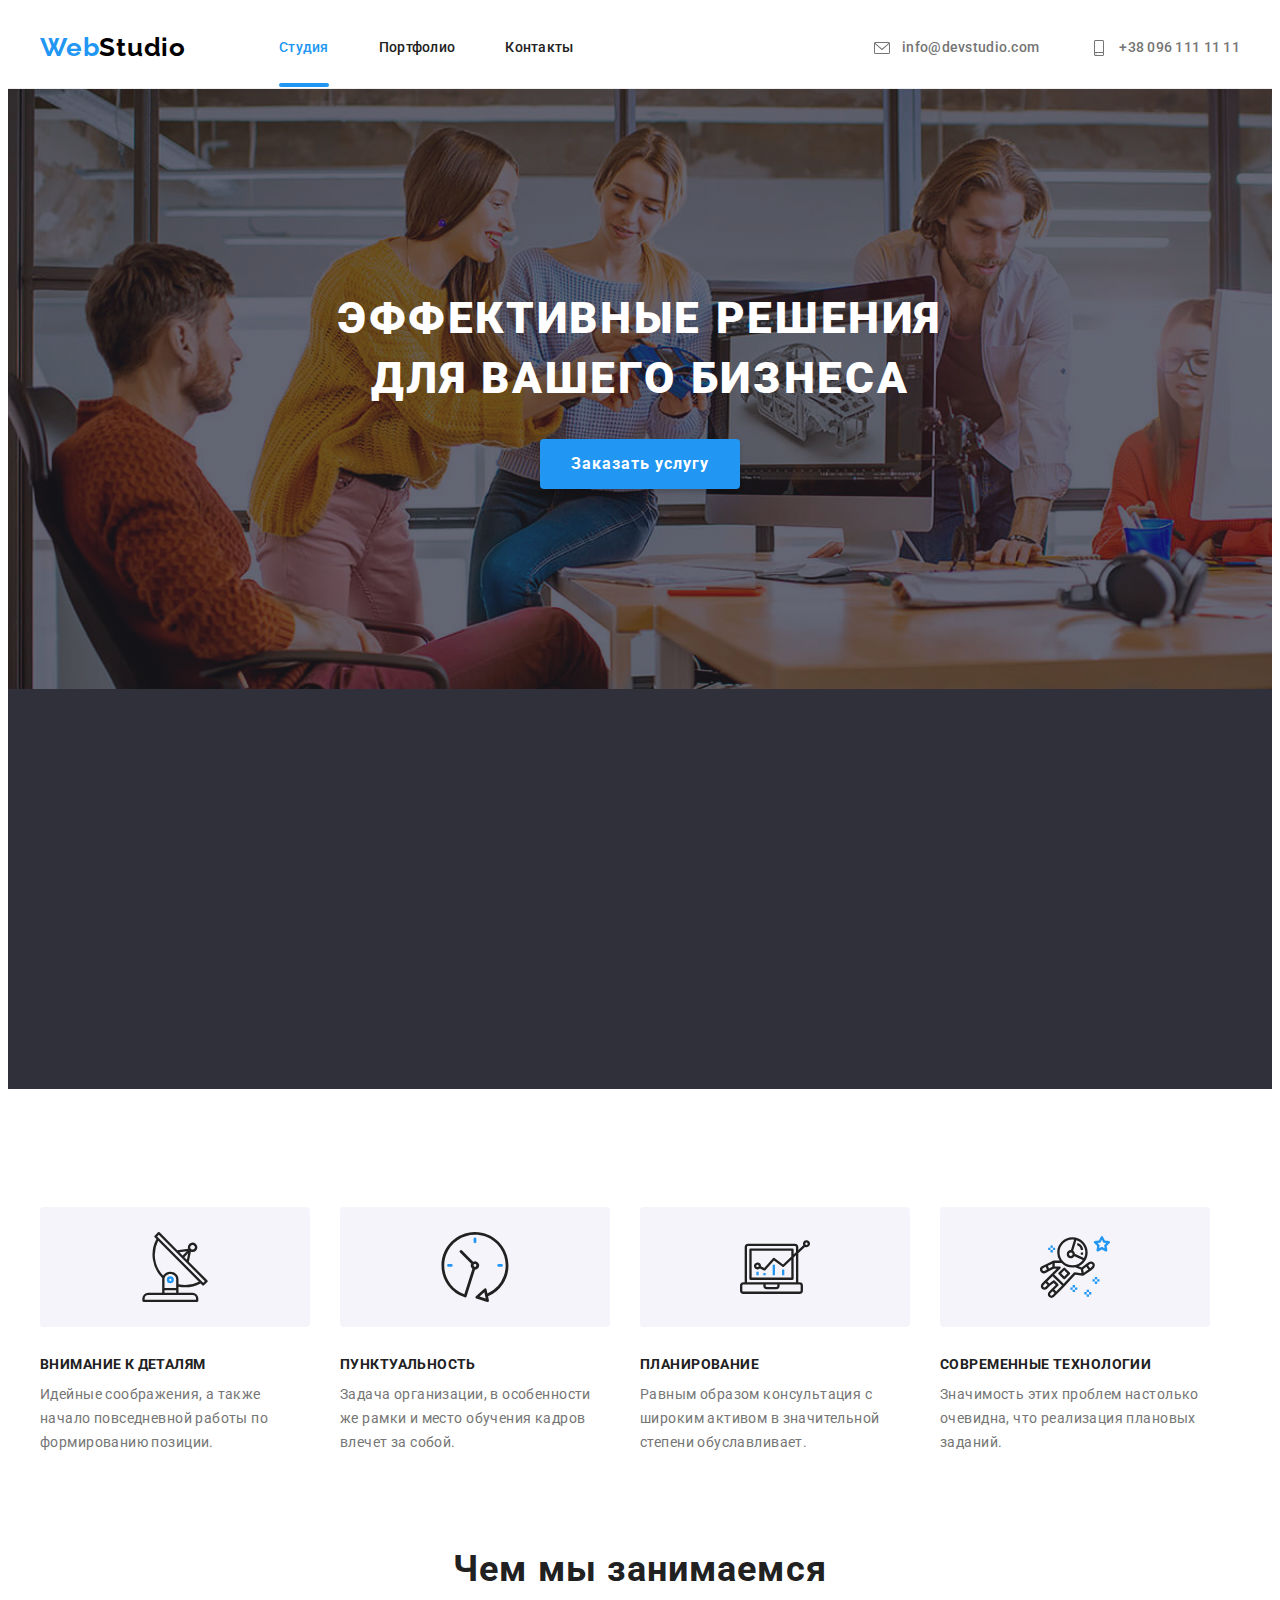
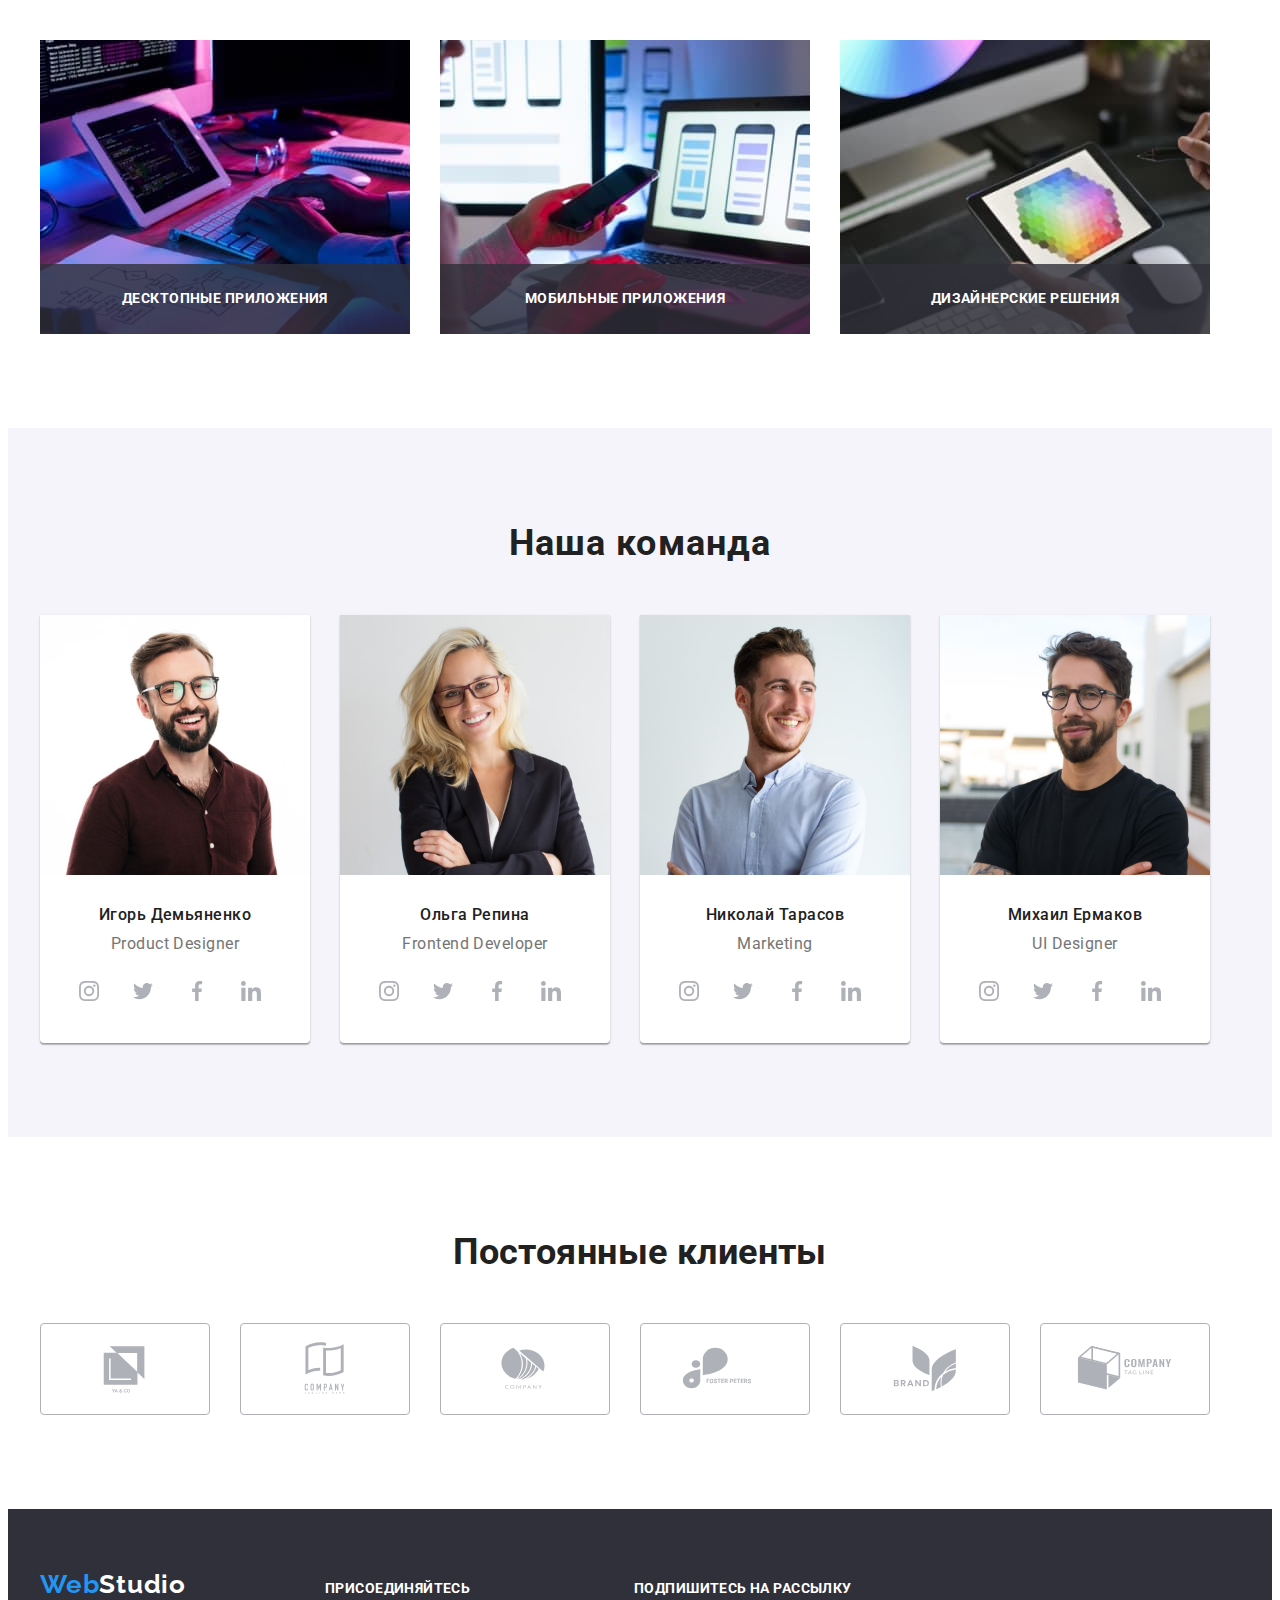
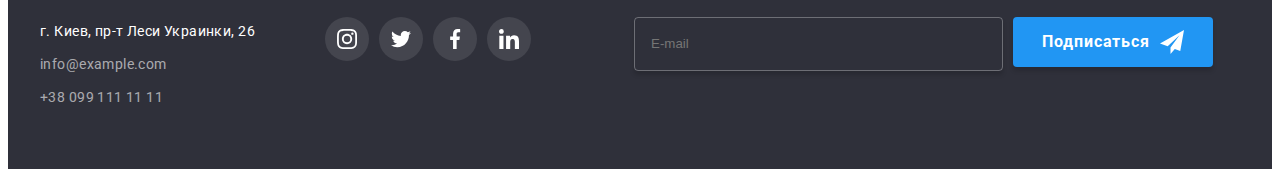
<file: index.html>
<!DOCTYPE html>
<html lang="ru">

<head>
  <meta charset="UTF-8" />
  <meta http-equiv="X-UA-Compatible" content="IE=edge" />
  <meta name="viewport" content="width=device-width, initial-scale=1.0" />
  <link rel="stylesheet" href="https://cdnjs.cloudflare.com/ajax/libs/modern-normalize/1.1.0/modern-normalize.min.css"
    integrity="sha512-wpPYUAdjBVSE4KJnH1VR1HeZfpl1ub8YT/NKx4PuQ5NmX2tKuGu6U/JRp5y+Y8XG2tV+wKQpNHVUX03MfMFn9Q=="
    crossorigin="anonymous" referrerpolicy="no-referrer" />

  <link rel="preconnect" href="https://fonts.googleapis.com" />
  <link rel="preconnect" href="https://fonts.gstatic.com" crossorigin />
  <link href="https://fonts.googleapis.com/css2?family=Raleway:wght@700&family=Roboto:wght@400;500;700;900&display=swap"
    rel="stylesheet" />
  <title>Студия</title> 
  <link rel="stylesheet" href="./css/main.min.css" />
  
</head>

<body class="body">
  <!--Контакты-->
  <header class="header">
    <div class="container">
      <a href="" class="logo__link">
        <span class="logo__blue">Web</span><span class="logo__black">Studio</span>
      </a>

      <nav class="nav">
        <ul class="nav__list">
          <li class="nav__item">
            <a class=" nav__link--active current " href="">Студия</a>
          </li>
          <li class="nav__item">
            <a href="./portfolio.html" class="nav__link--active link ">Портфолио</a>
          </li>
          <li class="nav__item"><a class="nav__link--active link">Контакты</a></li>
        </ul>
      </nav>
      <div class="header-connect">
        <ul class="header-contakts__list">
          <li class="header--item__list">
            <a href="mailto:info@devstudio.com" class="link contacts__link"><svg class="link__icon" width="20"
                height="16">
                <use href="./images/icons.svg#icon-mail"></use>
              </svg>info@devstudio.com</a>
          </li>
          <li class="header--item__list">
            <a href="tel:+380961111111" class="link contacts__link"><svg class="link__icon" width="20" height="16">
                <use href="./images/icons.svg#icon-smartphone"></use>
              </svg>+38 096 111 11 11</a>
          </li>
        </ul>
      </div>
    </div>
  </header>
  <main>
    <!--hero-->

    <section class="hero">
      <div class="container">
        <h1 class="hero__text">Эффективные решения для вашего бизнеса</h1>
        <button class="hero__button--active" type="button" data-modal-open>Заказать услугу</button>

      </div>
    </section>

    <!--Особенности студии-->

    <section class="section">
      <div class="container">
        <h2 class="company__features">Наши особености</h2>
        <ul class="list-work__company">
          <li>
            <div class="peculiarity__logo"><svg class="peculiarity__icons" width="70" height="70">
                <use href="./images/icons.svg#icon-antenna"></use>
              </svg></div>
            <h3 class="peculiarity__header">Внимание к деталям</h3>
            <p class="peculiarity__text">
              Идейные соображения, а также начало повседневной работы по
              формированию позиции.
            </p>
          </li>
          <li>
            <div class="peculiarity__logo"><svg class="peculiarity__icons" width="70" height="70">
                <use href="./images/icons.svg#icon-clock"></use>
              </svg></div>
            <h3 class="peculiarity__header">Пунктуальность</h3>
            <p class="peculiarity__text">
              Задача организации, в особенности же рамки и место обучения
              кадров влечет за собой.
            </p>
          </li>
          <li>
            <div class="peculiarity__logo"><svg class="peculiarity__icons" width="70" height="70">
                <use href="./images/icons.svg#icon-diagram"></use>
              </svg></div>
            <h3 class="peculiarity__header">Планирование</h3>
            <p class="peculiarity__text">
              Равным образом консультация с широким активом в значительной
              степени обуславливает.
            </p>
          </li>
          <li>
            <div class="peculiarity__logo"><svg class="peculiarity__icons" width="70" height="70">
                <use href="./images/icons.svg#icon-astronaut"></use>
              </svg></div>
            <h3 class="peculiarity__header">Современные технологии</h3>
            <p class="peculiarity__text">
              Значимость этих проблем настолько очевидна, что реализация
              плановых заданий.
            </p>
          </li>
        </ul>
      </div>
    </section>

    <!--Чем занимается студия-->

    <section class="section sectionwork">
      <div class="container">
        <h2 class="work__studio">Чем мы занимаемся</h2>
        <ul class="photo__studio">
          <li>
            <div class="img__wrapper">
              <img src="./images/work-studio-1.jpg" alt="пишется код сайта" width="370" height="294" />
              <div class="bg__wrapper">
                <p class="text__img">Десктопные приложения</p>
              </div>
            </div>
          </li>
          <li>
            <div class="img__wrapper">
              <img src="./images/work-studio-2.jpg" alt="создается интерфейс" width="370" height="294" />
              <div class="bg__wrapper">
                <p class="text__img">Мобильные приложения</p>
              </div>
            </div>
          </li>
          <li>
            <div class="img__wrapper">
              <img src="./images/work-studio-3.jpg" alt="подбирается цвет" width="370" height="294" />
              <div class="bg__wrapper">
                <p class="text__img">Дизайнерские решения</p>
              </div>
            </div>
          </li>
        </ul>
      </div>
    </section>

    <!--Команда студии-->

    <section class="section command">
      <div class="container">
        <h2 class="command__header">Наша команда</h2>

        <ul class="list-command">
          <li class="list-command__border">
            <img src="./images/img-1.jpg" alt="Фото сотрудника" width="270" />
            <div class="team__wrapper">
              <h3 class="name__works">Игорь Демьяненко</h3>
              <p class="profession__works">Product Designer</p>
              <ul class="socials-icons-list">
                <li class="socials__icons--active">
                  <a class="socials-media__link" href="">
                    <svg class="socials-icons__logo" width="20" height="20">
                      <use href="./images/icons.svg#icon-instagram"></use>
                    </svg></a>
                </li>
                <li class="socials__icons--active">
                  <a class="socials-media__link" href="">
                    <svg class="socials-icons__logo" width="20" height="20">
                      <use href="./images/icons.svg#icon-twitter"></use>
                    </svg></a>
                </li>
                <li class="socials__icons--active">
                  <a class="socials-media__link" href="">
                    <svg class="socials-icons__logo" width="20" height="20">
                      <use href="./images/icons.svg#icon-facebook"></use>
                    </svg></a>
                </li>
                <li class="socials__icons--active">
                  <a class="socials-media__link" href="">
                    <svg class="socials-icons__logo" width="20" height="20">
                      <use href="./images/icons.svg#icon-linkedin"></use>
                    </svg></a>
                </li>
              </ul>
            </div>
          </li>
          <li class="list-command__border">
            <img src="./images/img-2.jpg" alt="Фото сотрудника" width="270" />
            <div class="team__wrapper">
              <h3 class="name__works">Ольга Репина</h3>
              <p class="profession__works">Frontend Developer</p>
              <ul class="socials-icons-list">
                <li class="socials__icons--active">
                  <a class="socials-media__link" href="">
                    <svg class="socials-icons__logo" width="20" height="20">
                      <use href="./images/icons.svg#icon-instagram"></use>
                    </svg></a>
                </li>
                <li class="socials__icons--active">
                  <a class="socials-media__link" href="">
                    <svg class="socials-icons__logo" width="20" height="20">
                      <use href="./images/icons.svg#icon-twitter"></use>
                    </svg></a>
                </li>
                <li class="socials__icons--active">
                  <a class="socials-media__link" href="">
                    <svg class="socials-icons__logo" width="20" height="20">
                      <use href="./images/icons.svg#icon-facebook"></use>
                    </svg></a>
                </li>
                <li class="socials__icons--active">
                  <a class="socials-media__link" href="">
                    <svg class="socials-icons__logo" width="20" height="20">
                      <use href="./images/icons.svg#icon-linkedin"></use>
                    </svg></a>
                </li>
              </ul>
            </div>
          </li>
          <li class="list-command__border">
            <img src="./images/img-3.jpg" alt="Фото сотрудника" width="270" />
            <div class="team__wrapper">
              <h3 class="name__works">Николай Тарасов</h3>
              <p class="profession__works">Marketing</p>
              <ul class="socials-icons-list">
                <li class="socials__icons--active">
                  <a class="socials-media__link" href="">
                    <svg class="socials-icons__logo" width="20" height="20">
                      <use href="./images/icons.svg#icon-instagram"></use>
                    </svg></a>
                </li>
                <li class="socials__icons--active">
                  <a class="socials-media__link" href="">
                    <svg class="socials-icons__logo" width="20" height="20">
                      <use href="./images/icons.svg#icon-twitter"></use>
                    </svg></a>
                </li>
                <li class="socials__icons--active">
                  <a class="socials-media__link" href="">
                    <svg class="socials-icons__logo" width="20" height="20">
                      <use href="./images/icons.svg#icon-facebook"></use>
                    </svg></a>
                </li>
                <li class="socials__icons--active">
                  <a class="socials-media__link" href="">
                    <svg class="socials-icons__logo" width="20" height="20">
                      <use href="./images/icons.svg#icon-linkedin"></use>
                    </svg></a>
                </li>
              </ul>
            </div>
          </li>
          <li class="list-command__border">
            <img src="./images/img-4.jpg" alt="Фото сотрудника" width="270" />
            <div class="team__wrapper">
              <h3 class="name__works">Михаил Ермаков</h3>
              <p class="profession__works">UI Designer</p>
              <ul class="socials-icons-list">
                <li class="socials__icons--active">
                  <a class="socials-media__link" href="">
                    <svg class="socials-icons__logo" width="20" height="20">
                      <use href="./images/icons.svg#icon-instagram"></use>
                    </svg></a>
                </li>
                <li class="socials__icons--active">
                  <a class="socials-media__link" href="">
                    <svg class="socials-icons__logo" width="20" height="20">
                      <use href="./images/icons.svg#icon-twitter"></use>
                    </svg></a>
                </li>
                <li class="socials__icons--active">
                  <a class="socials-media__link" href="">
                    <svg class="socials-icons__logo" width="20" height="20">
                      <use href="./images/icons.svg#icon-facebook"></use>
                    </svg></a>
                </li>
                <li class="socials__icons--active">
                  <a class="socials-media__link" href="">
                    <svg class="socials-icons__logo" width="20" height="20">
                      <use href="./images/icons.svg#icon-linkedin"></use>
                    </svg></a>
                </li>
              </ul>
            </div>
          </li>
        </ul>
      </div>
    </section>

    <!--Клиенты студии-->

    <section class="section clients">
      <div class="container">
        <h2 class="clients__studio">Постоянные клиенты</h2>
        <ul class="client-list">
          <li class="client__icons">
            <a class="company-media__link" href="">
              <svg class="logo__company" width="106" height="60">
                <use href="./images/icons.svg#icon-Logo1"></use>
              </svg></a>
          </li>
          <li class="client__icons">
            <a class="company-media__link" href="">
              <svg class="logo__company" width="106" height="60">
                <use href="./images/icons.svg#icon-Logo2"></use>
              </svg></a>
          </li>
          <li class="client__icons">
            <a class="company-media__link" href="">
              <svg class="logo__company" width="106" height="60">
                <use href="./images/icons.svg#icon-Logo3"></use>
              </svg></a>
          </li>
          <li class="client__icons">
            <a class="company-media__link" href="">
              <svg class="logo__company" width="106" height="60">
                <use href="./images/icons.svg#icon-Logo4"></use>
              </svg></a>
          </li>
          <li class="client__icons">
            <a class="company-media__link" href="">
              <svg class="logo__company" width="106" height="60">
                <use href="./images/icons.svg#icon-Logo5"></use>
              </svg></a>
          </li>
          <li class="client__icons">
            <a class="company-media__link" href="">
              <svg class="logo__company" width="106" height="60">
                <use href="./images/icons.svg#icon-Logo6"></use>
              </svg></a>
          </li>
        </ul>
      </div>
    </section>

    <!--модельное окно-->

    <div class="backdrop is-hidden" data-modal>
      <div class="modal-window">
        <button type="button" class="button-close--active" data-modal-close>
          <svg class="icon__close" width="18" height="18">
            <use href="./images/icons.svg#icon-close-black"></use>
          </svg>
        </button>

        <form class="modal-form" autocomplete="on">
          <p class="modal__text">Оставьте свои данные, мы вам перезвоним</p>

          <div class="form">
            <div class="form-field">
              <label for="name" class="form__label">Имя</label>
              <input type="text" id="name" class="form__input" name="name" required autofocus />
              <svg class="icon-modal__form" width="18" height="18">
                <use href="./images/icons.svg#icon-person-black"></use>
              </svg>
            </div>

            <div class="form-field">
              <label for="tel" class="form__label">Телефон</label>
              <input type="tel" id="tel" class="form__input" name="phone" required />
              <svg class="icon-modal__form" width="18" height="18">
                <use href="./images/icons.svg#icon-phone-black"></use>
              </svg>
            </div>

            <div class="form-field">
              <label for="mail" class="form__label">Почта</label>
              <input type="email" id="mail" class="form__input" name="email" required />
              <svg class="icon-modal__form" width="18" height="18">
                <use href="./images/icons.svg#icon-email-black"></use>
              </svg>
            </div>

            <div class="form-field">
              <label class="form__label" for="comment">Комментарий</label>
              <textarea name="coment" id="comment" placeholder="Введите текст"></textarea>
            </div>
          </div>

          <label class="label-checkbox">
            <input type="checkbox" name="policy" class="visually-hidden" required />
            <span class="icon__span"></span><span class="icon-span__text">Соглашаюсь с рассылкой и принимаю</span>
            <a href="" class="checkbox-policy__link">Условия договора</a>
          </label>

          <button type="submit" class="modal-button--active submit">Отправить</button>
        </form>
      </div>
    </div>
  </main>


  <!--Адрес студии-->

  <footer class="footer">
    <div class="container footer-container">
      <div class="footer-address">
        <a href="" class="logo__footer"><span class="footer-logo__blue">Web</span><span
            class="footer-logo__white">Studio</span></a>
        <address class="footer-text">
          <ul class="footer__contacts">
            <li class="footer--contacts__list">
              <p class="footer__address">г. Киев, пр-т Леси Украинки, 26</p>
            </li>
            <li class="footer--contacts__list mail">
              <a href="mailto:info@example.com" class="link">info@example.com</a>
            </li>
            <li class="footer--contacts__list tel">
              <a href="tel:+380991111111" class="link">+38 099 111 11 11</a>
            </li>
          </ul>
      </div>
      <div class="footer-social-icons">
        <p class="footer__title">присоединяйтесь</p>
        <ul class="footer-icons__list">
          <li class="footer__icons--active">
            <a class="footer-icons__link" href="">
              <svg class="footer-icons__logo" width="20" height="20">
                <use href="./images/icons.svg#icon-instagram"></use>
              </svg></a>
          </li>
          <li class="footer__icons--active">
            <a class="footer-icons__link" href="">
              <svg class="footer-icons__logo" width="20" height="20">
                <use href="./images/icons.svg#icon-twitter"></use>
              </svg></a>
          </li>
          <li class="footer__icons--active">
            <a class="footer-icons__link" href="">
              <svg class="footer-icons__logo" width="20" height="20">
                <use href="./images/icons.svg#icon-facebook"></use>
              </svg></a>
          </li>
          <li class="footer__icons--active">
            <a class="footer-icons__link" href="">
              <svg class="footer-icons__logo" width="20" height="20">
                <use href="./images/icons.svg#icon-linkedin"></use>
              </svg></a>
          </li>
        </ul>

      </div>
      <div>
        <div class="subs-footer">
          <p class="footer__title">Подпишитесь на рассылку</p>
          <form class="footer-form">
            <label>
              <input type="text" name="mail" placeholder="E-mail" class="footer-mail__input">
            </label>
            <button type="submit" class="footer__button--active">
              Подписаться
              <svg class="send__icon" width="24px" height="24px">
                <use href="./images/icons.svg#icon-telegram-footer"></use>
              </svg>
            </button>
          </form>
        </div>
      </div>

      </address>
    </div>
  </footer>
  <script src="./js/modal.js"></script>
</body>

</html>
</file>
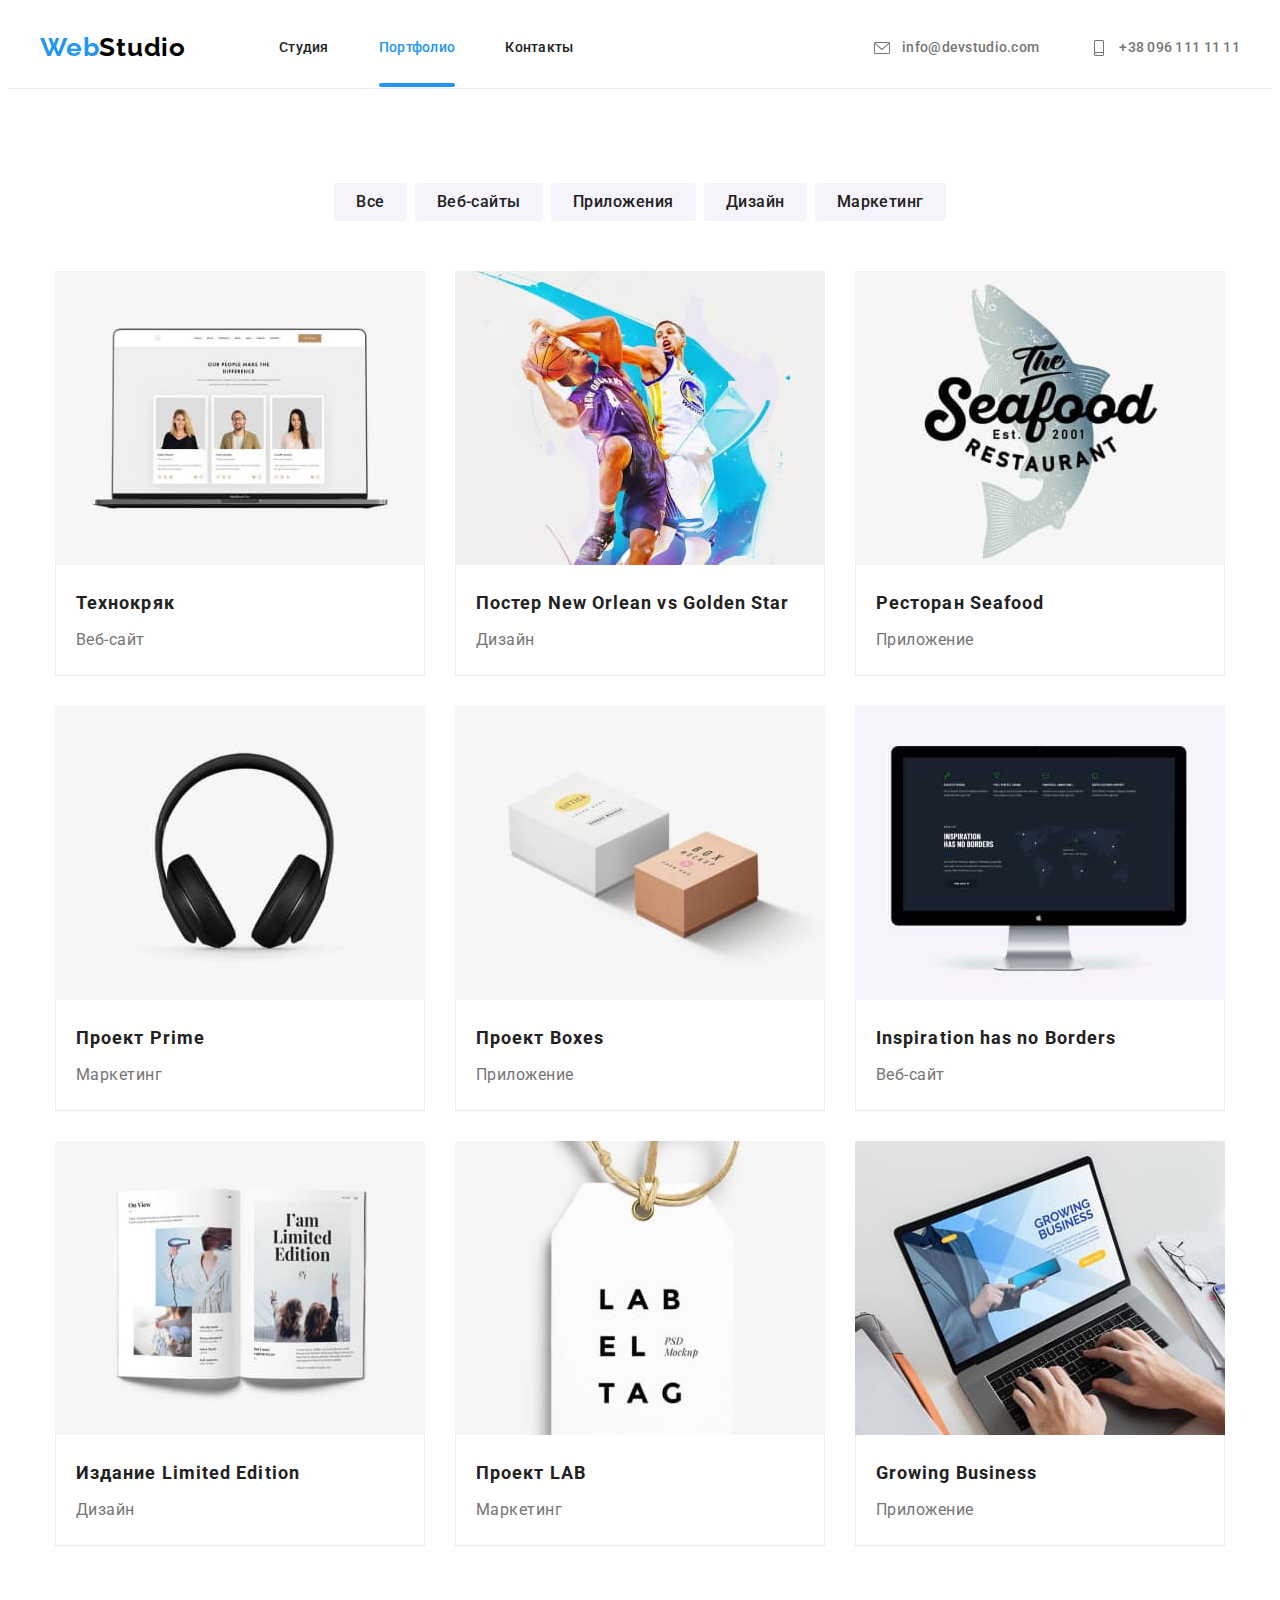
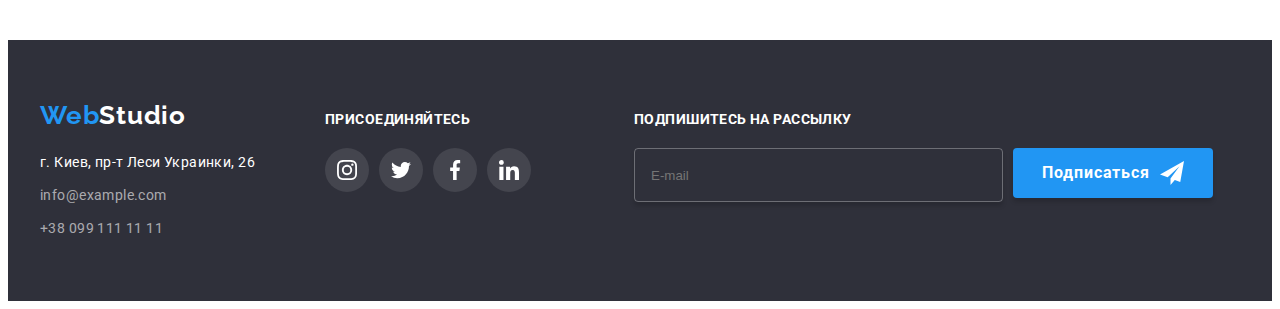
<file: portfolio.html>
<!DOCTYPE html>
<html lang="ru">

<head>
  <meta charset="UTF-8" />
  <meta http-equiv="X-UA-Compatible" content="IE=edge" />
  <meta name="viewport" content="width=device-width, initial-scale=1.0" />
  <link rel="stylesheet" href="https://cdnjs.cloudflare.com/ajax/libs/modern-normalize/1.1.0/modern-normalize.min.css"
    integrity="sha512-wpPYUAdjBVSE4KJnH1VR1HeZfpl1ub8YT/NKx4PuQ5NmX2tKuGu6U/JRp5y+Y8XG2tV+wKQpNHVUX03MfMFn9Q=="
    crossorigin="anonymous" referrerpolicy="no-referrer" />

  <link rel="preconnect" href="https://fonts.googleapis.com" />
  <link rel="preconnect" href="https://fonts.gstatic.com" crossorigin />
  <link href="https://fonts.googleapis.com/css2?family=Raleway:wght@700&family=Roboto:wght@400;500;700;900&display=swap"
    rel="stylesheet" />
  <title>Портфолио</title>
  <link rel="stylesheet" href="./css/main.min.css" />
</head>

<body class="body">
  <!--Контакты-->
  <header class="header">
    <div class="container header__container">
      <a href="" class="logo__link">
        <span class="logo__blue">Web</span><span class="logo__black">Studio</span>
      </a>
      <nav class="nav">
        <ul class="nav__list">
          <li class="nav__item">
            <a href="./index.html" class="nav__link--active link">Студия</a>
          </li>
          <li class="nav__item">
            <a class="nav__link--active current link">Портфолио</a>
          </li>
          <li class="nav__item"><a class="nav__link--active link">Контакты</a></li>
        </ul>
      </nav>
      <div class="header-connect">
        <ul class="header-contakts__list">
          <li class="header--item__list">
            <a href="mailto:info@devstudio.com" class="link contacts__link"><svg class="link__icon" width="20"
                height="16">
                <use href="./images/icons.svg#icon-mail"></use>
              </svg>info@devstudio.com</a>
          </li>
          <li class="header--item__list">
            <a href="tel:+380961111111" class="link contacts__link"><svg class="link__icon" width="20" height="16">
                <use href="./images/icons.svg#icon-smartphone"></use>
              </svg>+38 096 111 11 11</a>
          </li>
        </ul>
      </div>
    </div>
  </header>

  <!--Портфолио-->

  <main>
    <section class="section">
      <div class="container">
        <ul class="button-filters__list">
          <li><button class="button__filter--active" type="button">Все</button></li>
          <li>
            <button class="button__filter--active" type="button">Веб-сайты</button>
          </li>
          <li>
            <button class="button__filter--active" type="button">Приложения</button>
          </li>
          <li><button class="button__filter--active" type="button">Дизайн</button></li>
          <li>
            <button class="button__filter--active" type="button">Маркетинг</button>
          </li>

        </ul>
        <div class="container portfolio-container">
          <ul class="list-portfolio">
            <li class="cards__portfolio">
              <a class=" portfolio__link" href="">
                <div class="owerflow__hidden">
                  <img src="./images/pepople.jpg" alt="Технокряк" width="370" height="294" />
                  <div class="overlay">
                    <p class="portfolio__desc">Ресурс предлагает комплексные предложения с разным уровнем функционала и
                      сервисов. Все это позволит посетителю получить
                      исчерпывающие сведения о компании или частном лице.</p>
                  </div>
                </div>
                <div class="text__box">
                  <h3 class="header__portfolio">Технокряк</h3>
                  <p class="text__portfolio">Веб-сайт</p>
                </div>
              </a>

            </li>
            <li class="cards__portfolio">
              <a class="portfolio__link" href="">
                <div class="owerflow__hidden">
                  <img src="./images/new-orlean.jpg" alt="Постер баскетбольной команды" width="370" height="294" />
                  <div class="overlay">
                    <p class="portfolio__desc">Ресурс предлагает комплексные предложения с разным уровнем функционала и
                      сервисов. Все это
                      позволит посетителю получить
                      исчерпывающие сведения о компании или частном лице.</p>
                  </div>
                </div>
                <div class="text__box">
                  <h3 class="header__portfolio">
                    Постер New Orlean vs Golden Star
                  </h3>
                  <p class="text__portfolio">Дизайн</p>
                </div>
              </a>
            </li>
            <li class="cards__portfolio">
              <a class="portfolio__link" href="">
                <div class="owerflow__hidden">
                  <img src="./images/seafood.jpg" alt="Название ресторана" width="370" height="294" />
                  <div class="overlay">
                    <p class="portfolio__desc">Ресурс предлагает комплексные предложения с разным уровнем функционала и
                      сервисов. Все это
                      позволит посетителю получить
                      исчерпывающие сведения о компании или частном лице.</p>
                  </div>
                </div>
                <div class="text__box">
                  <h3 class="header__portfolio">Ресторан Seafood</h3>
                  <p class="text__portfolio">Приложение</p>
                </div>
              </a>
            </li>
            <li class="cards__portfolio">
              <a class="portfolio__link" href="">
                <div class="owerflow__hidden">
                  <img src="./images/prime.jpg" alt="Наушники" width="370" height="294" />
                  <div class="overlay">
                    <p class="portfolio__desc">Ресурс предлагает комплексные предложения с разным уровнем функционала и
                      сервисов. Все это
                      позволит посетителю получить
                      исчерпывающие сведения о компании или частном лице.</p>
                  </div>
                </div>
                <div class="text__box">
                  <h3 class="header__portfolio">Проект Prime</h3>
                  <p class="text__portfolio">Маркетинг</p>
                </div>
              </a>
            </li>
            <li class="cards__portfolio">
              <a class="portfolio__link" href="">
                <div class="owerflow__hidden">
                  <img src="./images/boxes.jpg" alt="Коробки" width="370" />
                  <div class="overlay">
                    <p class="portfolio__desc">Ресурс предлагает комплексные предложения с разным уровнем функционала и
                      сервисов. Все это
                      позволит посетителю получить
                      исчерпывающие сведения о компании или частном лице.</p>
                  </div>
                </div>
                <div class="text__box">
                  <h3 class="header__portfolio">Проект Boxes</h3>
                  <p class="text__portfolio">Приложение</p>
                </div>
              </a>
            </li>
            <li class="cards__portfolio">
              <a class="portfolio__link" href="">
                <div class="owerflow__hidden">
                  <img src="./images/borders.jpg" alt="Монитор" width="370" height="294" />
                  <div class="overlay">
                    <p class="portfolio__desc">Ресурс предлагает комплексные предложения с разным уровнем функционала и
                      сервисов. Все это
                      позволит посетителю получить
                      исчерпывающие сведения о компании или частном лице.</p>
                  </div>
                </div>
                <div class="text__box">
                  <h3 class="header__portfolio">Inspiration has no Borders</h3>
                  <p class="text__portfolio">Веб-сайт</p>
                </div>
              </a>
            </li>
            <li class="cards__portfolio">
              <a class="portfolio__link" href="">
                <div class="owerflow__hidden">
                  <img src="./images/limited-edition.jpg" alt="Книга" width="370" height="294" />
                  <div class="overlay">
                    <p class="portfolio__desc">Ресурс предлагает комплексные предложения с разным уровнем функционала и
                      сервисов. Все это
                      позволит посетителю получить
                      исчерпывающие сведения о компании или частном лице.</p>
                  </div>
                </div>
                <div class="text__box">
                  <h3 class="header__portfolio">Издание Limited Edition</h3>
                  <p class="text__portfolio">Дизайн</p>
                </div>
              </a>
            </li>
            <li class="cards__portfolio">
              <a class="portfolio__link" href="">
                <div class="owerflow__hidden">
                  <img src="./images/lab-el-tag.jpg" alt="Проект" width="370" height="294" />
                  <div class="overlay">
                    <p class="portfolio__desc">Ресурс предлагает комплексные предложения с разным уровнем функционала и
                      сервисов. Все это
                      позволит посетителю получить
                      исчерпывающие сведения о компании или частном лице.</p>
                  </div>
                </div>
                <div class="text__box">
                  <h3 class="header__portfolio">Проект LAB</h3>
                  <p class="text__portfolio">Маркетинг</p>
                </div>
              </a>
            </li>
            <li class="cards__portfolio">
              <a class="portfolio__link" href="">
                <div class="owerflow__hidden">
                  <img src="./images/growing-business.jpg" alt="Ноутбук" width="370" height="294" />
                  <div class="overlay">
                    <p class="portfolio__desc">Ресурс предлагает комплексные предложения с разным уровнем функционала и
                      сервисов. Все это
                      позволит посетителю получить
                      исчерпывающие сведения о компании или частном лице.</p>
                  </div>
                </div>
                <div class="text__box">
                  <h3 class="header__portfolio">Growing Business</h3>
                  <p class="text__portfolio">Приложение</p>
                </div>
              </a>
            </li>
          </ul>
        </div>
      </div>
    </section>
  </main>

  <footer class="footer">
    <div class="container footer-container">
      <div class="footer-address">
        <a href="" class="logo__footer"><span class="footer-logo__blue">Web</span><span
            class="footer-logo__white">Studio</span></a>
        <address class="footer-text">
          <ul class="footer__contacts">
            <li class="footer--contacts__list">
              <p class="footer__address">г. Киев, пр-т Леси Украинки, 26</p>
            </li>
            <li class="footer--contacts__list mail">
              <a href="mailto:info@example.com" class="link">info@example.com</a>
            </li>
            <li class="footer--contacts__list tel">
              <a href="tel:+380991111111" class="link">+38 099 111 11 11</a>
            </li>
          </ul>
      </div>
      <div class="footer-social-icons">
        <p class="footer__title">присоединяйтесь</p>
        <ul class="footer-icons__list">
          <li class="footer__icons--active">
            <a class="footer-icons__link" href="">
              <svg class="footer-icons__logo" width="20" height="20">
                <use href="./images/icons.svg#icon-instagram"></use>
              </svg></a>
          </li>
          <li class="footer__icons--active">
            <a class="footer-icons__link" href="">
              <svg class="footer-icons__logo" width="20" height="20">
                <use href="./images/icons.svg#icon-twitter"></use>
              </svg></a>
          </li>
          <li class="footer__icons--active">
            <a class="footer-icons__link" href="">
              <svg class="footer-icons__logo" width="20" height="20">
                <use href="./images/icons.svg#icon-facebook"></use>
              </svg></a>
          </li>
          <li class="footer__icons--active">
            <a class="footer-icons__link" href="">
              <svg class="footer-icons__logo" width="20" height="20">
                <use href="./images/icons.svg#icon-linkedin"></use>
              </svg></a>
          </li>
        </ul>
  
      </div>
      <div>
        <div class="subs-footer">
          <p class="footer__title">Подпишитесь на рассылку</p>
          <form class="footer-form">
            <label>
              <input type="text" name="mail" placeholder="E-mail" class="footer-mail__input">
            </label>
            <button type="submit" class="footer__button--active">
              Подписаться
              <svg class="send__icon" width="24px" height="24px">
                <use href="./images/icons.svg#icon-telegram-footer"></use>
              </svg>
            </button>
          </form>
        </div>
      </div>
  
      </address>
    </div>
  </footer>
</body>

</html>
</file>
<file: css/main.min.css>
:root{--border-bottom-color: #ececec;--border-box: #eeeeee;--gray-bgr-color: #2f303a;--primary-black-color: #000000;--title-text-color: #212121;--accent-color: #2196f3;--primary-white-color: #ffffff;--gray-text-color: #757575;--command-bgr-color: #f5f4fa;--social-icons-color: #afb1b8;--animation-direction-color: #989898;--bg-modal: rgba(0, 0, 0, 0.2)}.visually-hidden{position:absolute;width:1px;height:1px;margin:-1px;border:0;padding:0;white-space:nowrap;-webkit-clip-path:inset(100%);clip-path:inset(100%);clip:rect(0 0 0 0);overflow:hidden}.body{font-family:"Roboto",sans-serif;color:var(--title-text-color);background-color:var(--primary-white-color);font-size:14px;font-style:normal;letter-spacing:.03em}.body.no-scroll{overflow:hidden}P,h1,h2,h3,h4,h5,h6{margin:0}ul{margin:0;padding:0;list-style-type:none;list-style:none}img{display:block;max-width:100%;height:auto}a{text-decoration:none;font-style:normal;margin:0;padding:0;list-style:none;list-style:none;position:relative}.link{text-decoration:none;color:currentColor;position:relative}.hero__button--active{font-family:Roboto,sans-serif;font-style:normal;font-family:inherit;font-size:inherit;min-width:200px;height:50px;letter-spacing:.06em;font-weight:700;font-size:16px;line-height:1.87;background-color:var(--accent-color);-webkit-box-shadow:0px 4px 4px rgba(0,0,0,.15);box-shadow:0px 4px 4px rgba(0,0,0,.15);border-radius:4px;color:var(--primary-white-color);border:none;-webkit-transition-property:color;transition-property:color;-webkit-transition-duration:250ms;transition-duration:250ms;-webkit-transition-timing-function:cubic-bezier(0.4, 0, 0.2, 1);transition-timing-function:cubic-bezier(0.4, 0, 0.2, 1)}.hero__button--active:hover,.hero__button--active:focus{cursor:pointer;color:var(--primary-white-color);background-color:var(--accent-color)}.container{width:1200px;padding-left:15px;padding-right:15px;margin:0 auto}.button-filters__list{display:-webkit-box;display:-ms-flexbox;display:flex;-webkit-box-pack:center;-ms-flex-pack:center;justify-content:center;-ms-flex-wrap:wrap;flex-wrap:wrap;gap:8px;margin-bottom:50px}.button__filter--active{font-weight:500;font-size:16px;line-height:1.63;font-family:"Roboto";text-align:center;letter-spacing:.03em;color:var(--title-text-color);letter-spacing:.03em;background:#f5f4fa;border-radius:4px;border:none;cursor:pointer;padding:6px 22px;-webkit-transition-property:var(--accent-color);transition-property:var(--accent-color);-webkit-transition-duration:250ms;transition-duration:250ms;-webkit-transition-timing-function:cubic-bezier(0.4, 0, 0.2, 1);transition-timing-function:cubic-bezier(0.4, 0, 0.2, 1)}.button__filter--active:hover,.button__filter--active:focus{cursor:pointer;color:var(--primary-white-color);background-color:var(--accent-color);-webkit-box-shadow:0px 3px 1px rgba(0,0,0,.1),0px 1px 2px rgba(0,0,0,.08),0px 2px 2px rgba(0,0,0,.12);box-shadow:0px 3px 1px rgba(0,0,0,.1),0px 1px 2px rgba(0,0,0,.08),0px 2px 2px rgba(0,0,0,.12)}.logo__link{font-family:"Raleway";font-style:normal;font-weight:700;font-size:26px;line-height:1.19;letter-spacing:.03em;text-decoration:none;background:var(--primary-white-color);margin-right:93px;padding-top:24px;padding-bottom:25px}.logo__blue{color:var(--accent-color)}.logo__black{color:var(--primary-black-color)}.form{display:-webkit-box;display:-ms-flexbox;display:flex;-webkit-box-orient:vertical;-webkit-box-direction:normal;-ms-flex-direction:column;flex-direction:column;margin-left:auto;margin-right:auto;margin-bottom:20px;margin-top:0;padding:0;width:100%}.modal-form{padding:40px;margin:0;display:-webkit-box;display:-ms-flexbox;display:flex;-webkit-box-orient:vertical;-webkit-box-direction:normal;-ms-flex-direction:column;flex-direction:column;-webkit-box-pack:center;-ms-flex-pack:center;justify-content:center}.form-field{position:relative;padding:0}.form-field:not(:last-child){margin-bottom:10px}.form-field .form__input:focus,.form-field textarea:focus{outline:none;border:1px solid var(--accent-color)}.form__input{width:100%;height:40px;margin:0;padding:0;border:1px solid rgba(33,33,33,.2);border-radius:4px;padding-left:35px;cursor:pointer;-webkit-transition:250ms cubic-bezier(0.4, 0, 0.2, 1);transition:250ms cubic-bezier(0.4, 0, 0.2, 1)}.form__input textarea::-webkit-input-placeholder{font-size:12px;line-height:1.16;letter-spacing:.01em;color:rgba(117,117,117,.5)}.form__input textarea::-moz-placeholder{font-size:12px;line-height:1.16;letter-spacing:.01em;color:rgba(117,117,117,.5)}.form__input textarea:-ms-input-placeholder{font-size:12px;line-height:1.16;letter-spacing:.01em;color:rgba(117,117,117,.5)}.form__input textarea::-ms-input-placeholder{font-size:12px;line-height:1.16;letter-spacing:.01em;color:rgba(117,117,117,.5)}.form__input textarea::placeholder{font-size:12px;line-height:1.16;letter-spacing:.01em;color:rgba(117,117,117,.5)}.form__input:focus+.icon-modal__form{fill:var(--accent-color)}.icon-modal__form{position:absolute;top:50%;left:12px;width:18px;height:18px;-webkit-transition:fill 250ms cubic-bezier(0.4, 0, 0.2, 1);transition:fill 250ms cubic-bezier(0.4, 0, 0.2, 1)}.form__label{display:block;margin-bottom:4px;font-size:12px;line-height:1.16;letter-spacing:.01em;color:var(--gray-text-color)}textarea{width:100%;resize:none;height:120px;padding:12px 16px;border:1px solid rgba(33,33,33,.2);border-radius:4px;cursor:pointer}.visually-hidden:checked+.icon__span{background-color:var(--accent-color);background-image:url("../images/icons/icon-check-blue.svg");background-size:contain;background-origin:border-box;border-color:var(--accent-color);background-repeat:no-repeat}.icon__span{width:16px;height:15px;margin-right:7px;border:2px solid var(--title-text-color);border-radius:2px}.icon-span__text{color:var(--gray-text-color)}.label-checkbox{display:-webkit-box;display:-ms-flexbox;display:flex;-webkit-box-align:center;-ms-flex-align:center;align-items:center;-webkit-box-pack:center;-ms-flex-pack:center;justify-content:center;margin-bottom:30px;font-size:14px;line-height:1.71;color:var(--title-text-color)}.checkbox-policy__link{display:inline;color:var(--accent-color);margin-left:3px;text-decoration:underline}.modal-button--active{margin:0 auto;padding:10px 32px;border-radius:4px;border:1px solid var(--accent-color);min-width:200px;min-height:50px;color:var(--white-color);background-color:var(--accent-color);cursor:pointer;font-family:inherit;font-weight:700;font-size:16px;line-height:1.87;letter-spacing:.06em}.modal-button--active.submit{padding:10px 55px;color:var(--primary-white-color);-webkit-box-shadow:0px 4px 4px rgba(0,0,0,.15);box-shadow:0px 4px 4px rgba(0,0,0,.15)}.modal-window{position:absolute;top:50%;left:50%;min-width:528px;min-height:581px;background:var(--primary-white-color);-webkit-box-shadow:0px 1px 3px rgba(0,0,0,.12),0px 1px 1px rgba(0,0,0,.14),0px 2px 1px rgba(0,0,0,.2);box-shadow:0px 1px 3px rgba(0,0,0,.12),0px 1px 1px rgba(0,0,0,.14),0px 2px 1px rgba(0,0,0,.2);border-radius:4px;-webkit-transform:translate(-50%, -50%) scale(1);transform:translate(-50%, -50%) scale(1);-webkit-transition-duration:250ms;transition-duration:250ms;-webkit-transition-timing-function:cubic-bezier(0.4, 0, 0.2, 1);transition-timing-function:cubic-bezier(0.4, 0, 0.2, 1)}.button-close--active{position:absolute;top:8px;right:8px;display:-webkit-box;display:-ms-flexbox;display:flex;-webkit-box-align:center;-ms-flex-align:center;align-items:center;-webkit-box-pack:center;-ms-flex-pack:center;justify-content:center;width:30px;height:30px;border:1px solid rgba(0,0,0,.1);border-radius:50%;background:rgba(0,0,0,0);cursor:pointer}.button-close--active:focus,.button-close--active:hover{fill:var(--accent-color)}.backdrop{position:fixed;top:0;right:0;left:0;width:100%;height:100%;margin-left:auto;margin-right:auto;background:rgba(0,0,0,.2);-webkit-transition-duration:250ms;transition-duration:250ms;-webkit-transition-timing-function:cubic-bezier(0.4, 0, 0.2, 1);transition-timing-function:cubic-bezier(0.4, 0, 0.2, 1);opacity:1;visibility:visible}.backdrop.is-hidden{opacity:0;pointer-events:none;visibility:hidden}.backdrop.is-hidden .modal__window{-webkit-transform:translate(-50%, -50%) scale(0.9);transform:translate(-50%, -50%) scale(0.9)}.icon__close{position:absolute;top:50%;left:50%;-webkit-transform:translate(-50%, -50%);transform:translate(-50%, -50%);-webkit-transition-duration:250ms;transition-duration:250ms;-webkit-transition-timing-function:cubic-bezier(0.4, 0, 0.2, 1);transition-timing-function:cubic-bezier(0.4, 0, 0.2, 1)}.modal__text{margin-bottom:16px;margin-top:0;font-weight:700;font-size:20px;line-height:1.15;text-align:center;color:var(--title-text-color)}.overlay{display:-webkit-box;display:-ms-flexbox;display:flex;-webkit-box-pack:center;-ms-flex-pack:center;justify-content:center;-webkit-box-align:center;-ms-flex-align:center;align-items:center;position:absolute;top:0;left:0;-webkit-transform:translateY(100%);transform:translateY(100%);width:100%;height:100%;background-color:rgba(33,150,243,.9);-webkit-transition-duration:250ms;transition-duration:250ms;-webkit-transition-timing-function:cubic-bezier(0.4, 0, 0.2, 1);transition-timing-function:cubic-bezier(0.4, 0, 0.2, 1);padding:63px 24px}.cards__portfolio:hover .overlay{-webkit-transform:translateY(0);transform:translateY(0)}.section{padding-top:94px;padding-bottom:94px}.socials-media__link{display:-webkit-box;display:-ms-flexbox;display:flex;-webkit-box-pack:center;-ms-flex-pack:center;justify-content:center;-webkit-box-align:center;-ms-flex-align:center;align-items:center;width:44px;height:44px;border-radius:50%;background-color:var(--primary-white-color);color:var(--social-icons-color);-webkit-transition-property:background-color;transition-property:background-color;-webkit-transition-duration:250ms;transition-duration:250ms;-webkit-transition-timing-function:cubic-bezier(0.4, 0, 0.2, 1);transition-timing-function:cubic-bezier(0.4, 0, 0.2, 1)}.socials-media__link:hover,.socials-media__link:focus{color:var(--primary-white-color);background-color:var(--accent-color)}.clients__studio{font-size:36px;line-height:1.17;text-align:center;color:var(--title-text-color);margin-bottom:50px}.client-list{display:-webkit-box;display:-ms-flexbox;display:flex}.client__icons:not(:last-child){margin-right:30px}.company-media__link{display:-webkit-box;display:-ms-flexbox;display:flex;-webkit-box-sizing:border-box;box-sizing:border-box;-webkit-box-pack:center;-ms-flex-pack:center;justify-content:center;-webkit-box-align:center;-ms-flex-align:center;align-items:center;width:170px;height:92px;border:1px solid #afb1b8;border-radius:4px;color:#afb1b8;-webkit-transition-property:var(--accent-color);transition-property:var(--accent-color);-webkit-transition-duration:250ms;transition-duration:250ms;-webkit-transition-timing-function:cubic-bezier(0.4, 0, 0.2, 1);transition-timing-function:cubic-bezier(0.4, 0, 0.2, 1)}.company-media__link:hover,.company-media__link:focus{color:var(--accent-color);border-color:var(--accent-color)}.logo__company{fill:currentColor}.command{background-color:var(--command-bgr-color)}.command__header{font-family:"Roboto";font-style:normal;font-weight:700;font-size:36px;line-height:1.17;letter-spacing:.03em;color:var(--title-text-color);text-align:center;margin-bottom:50px}.list-command{list-style-type:none;display:-webkit-box;display:-ms-flexbox;display:flex;-ms-flex-wrap:wrap;flex-wrap:wrap;gap:30px}.list-command__border{background:var(--primary-white-color);-webkit-box-shadow:0px 1px 3px rgba(0,0,0,.12),0px 1px 1px rgba(0,0,0,.14),0px 2px 1px rgba(0,0,0,.2);box-shadow:0px 1px 3px rgba(0,0,0,.12),0px 1px 1px rgba(0,0,0,.14),0px 2px 1px rgba(0,0,0,.2);border-radius:0px 0px 4px 4px}.team__wrapper{padding-top:30px;padding-bottom:30px}.name__works{font-family:"Roboto";font-style:normal;font-weight:500;font-size:16px;line-height:1.19;letter-spacing:.03em;margin-bottom:10px;text-align:center;color:var(--title-text-color)}.profession__works{font-family:"Roboto";font-style:normal;font-size:16px;line-height:1.19;letter-spacing:.03em;font-weight:400;margin-bottom:16px;text-align:center;color:var(--gray-text-color)}.socials-icons-list{display:-webkit-box;display:-ms-flexbox;display:flex;-webkit-box-pack:center;-ms-flex-pack:center;justify-content:center}.socials__icons--active{-webkit-transition-property:background-color;transition-property:background-color;-webkit-transition-duration:250ms;transition-duration:250ms;-webkit-transition-timing-function:cubic-bezier(0.4, 0, 0.2, 1);transition-timing-function:cubic-bezier(0.4, 0, 0.2, 1)}.socials__icons--active:not(last-child){margin-right:10px}.socials-icons__logo{fill:currentColor}.list-work__company{list-style-type:none;display:-webkit-box;display:-ms-flexbox;display:flex;-ms-flex-wrap:wrap;flex-wrap:wrap;gap:30px}.company__features{visibility:hidden}.peculiarity__header{color:var(--title-text-color);text-decoration:none;list-style-type:none;text-transform:uppercase;font-family:"Roboto";font-style:normal;font-weight:700;line-height:1.14;font-size:14px;letter-spacing:.03em;margin-bottom:10px}.peculiarity__text{color:var(--gray-text-color);font-family:"Roboto";font-style:normal;font-weight:400;font-size:14px;line-height:1.71;letter-spacing:.03em;max-width:270px}.peculiarity__logo{display:-webkit-box;display:-ms-flexbox;display:flex;height:120px;width:270px;-webkit-box-pack:center;-ms-flex-pack:center;justify-content:center;-webkit-box-align:center;-ms-flex-align:center;align-items:center;margin-bottom:30px;background-size:contain;background-repeat:no-repeat;background-position:center;background-color:#f5f4fa;border-radius:4px}.peculiarity__icons{background:#f5f4fa;border-radius:4px}.footer{background:var(--gray-bgr-color);padding-top:60px;padding-bottom:60px}.logo__footer{font-family:"Raleway";font-style:normal;font-weight:700;font-size:26px;line-height:1.19;letter-spacing:.03em;text-decoration:none}.footer-logo__blue{color:var(--accent-color)}.footer-logo__white{color:var(--primary-white-color)}.footer-text{font-style:normal;margin-top:20px}.footer__address{font-family:"Roboto";font-style:normal;font-weight:400;font-size:14px;line-height:1.71;letter-spacing:.03em;color:var(--primary-white-color)}.footer__contacts{font-family:"Roboto";font-style:normal;font-weight:400;font-size:14px;line-height:1.71;letter-spacing:.03em;color:rgba(255,255,255,.6);list-style-type:none;text-decoration:none}.footer--contacts__list:not(last-child){margin-top:9px}li.mail{margin-top:9px;margin-bottom:9px}.footer__title{font-family:"Roboto";font-style:normal;font-weight:700;font-size:14px;line-height:1.14;letter-spacing:.03em;text-transform:uppercase;color:#fff;margin-bottom:20px}.footer-container{display:-webkit-box;display:-ms-flexbox;display:flex;-webkit-box-align:baseline;-ms-flex-align:baseline;align-items:baseline}.footer-social-icons{margin-left:70px;margin-right:93px}.footer-icons__list{display:-webkit-box;display:-ms-flexbox;display:flex;-webkit-box-pack:center;-ms-flex-pack:center;justify-content:center}.footer__icons--active:not(last-child){margin-right:10px}.footer-icons__link{display:-webkit-box;display:-ms-flexbox;display:flex;-webkit-box-pack:center;-ms-flex-pack:center;justify-content:center;-webkit-box-align:center;-ms-flex-align:center;align-items:center;width:44px;height:44px;border-radius:50%;background-color:rgba(255,255,255,.1);-webkit-transition-property:var(--accent-color);transition-property:var(--accent-color);-webkit-transition-duration:250ms;transition-duration:250ms;-webkit-transition-timing-function:cubic-bezier(0.4, 0, 0.2, 1);transition-timing-function:cubic-bezier(0.4, 0, 0.2, 1)}.footer-icons__link:hover,.footer-icons__link:focus{background-color:var(--accent-color)}.footer-icons__logo{fill:var(--primary-white-color)}.subs-footer{min-height:86px;min-width:570px}.footer__title{text-transform:uppercase}.footer-form{display:-webkit-box;display:-ms-flexbox;display:flex;margin-top:20px}.footer-mail__input{padding-left:16px;width:349px;height:50px;color:var(--primary-white-color);border:1px solid rgba(255,255,255,.3);-webkit-box-shadow:0px 4px 4px rgba(0,0,0,.15);box-shadow:0px 4px 4px rgba(0,0,0,.15);border-radius:4px;background-color:rgba(0,0,0,0);outline:none}.send__icon{text-align:center;vertical-align:middle;margin-left:10px}.footer__button--active{display:-webkit-box;display:-ms-flexbox;display:flex;-webkit-box-pack:center;-ms-flex-pack:center;justify-content:center;-webkit-box-align:center;-ms-flex-align:center;align-items:center;margin-left:10px;margin-top:0;-webkit-box-sizing:border-box;box-sizing:border-box;min-width:200px;height:50px;font-family:Roboto,sans-serif;font-style:normal;color:var(--primary-white-color);background-color:var(--accent-color);font-weight:700;font-size:16px;line-height:1.87;letter-spacing:.06em;text-align:center;-webkit-transition-property:color;transition-property:color;-webkit-transition-duration:250ms;transition-duration:250ms;-webkit-transition-timing-function:cubic-bezier(0.4, 0, 0.2, 1);transition-timing-function:cubic-bezier(0.4, 0, 0.2, 1);border:none;-webkit-box-shadow:0px 4px 4px rgba(0,0,0,.15);box-shadow:0px 4px 4px rgba(0,0,0,.15);border-radius:4px}.footer__button--active:hover,.footer__button--active:focus{cursor:pointer}.header{border-bottom:1px solid var(--border-box)}.header .container{display:-webkit-box;display:-ms-flexbox;display:flex;-webkit-box-align:center;-ms-flex-align:center;align-items:center}.header-contakts__list{font-weight:500;font-size:14px;line-height:1.14;letter-spacing:.02em;list-style-type:none;color:var(--gray-text-color);display:-webkit-box;display:-ms-flexbox;display:flex;-webkit-box-align:center;-ms-flex-align:center;align-items:center;-webkit-box-pack:center;-ms-flex-pack:center;justify-content:center}.header-connect{margin-left:auto}.header--item__list:not(:last-child){margin-right:50px}.link:hover,.link:focus,.current{color:var(--accent-color);padding-top:32px;padding-bottom:32px;list-style:none}.nav__link--active{-webkit-transition-property:color;transition-property:color;-webkit-transition-duration:250ms;transition-duration:250ms;-webkit-transition-timing-function:cubic-bezier(0.4, 0, 0.2, 1);transition-timing-function:cubic-bezier(0.4, 0, 0.2, 1)}.current.nav__link--active::after{content:"";position:absolute;left:0;bottom:0;width:100%;height:4px;background-color:var(--accent-color);border-radius:2px}.nav__list{font-weight:500;font-size:14px;line-height:1.14;letter-spacing:.02em;list-style-type:none;display:-webkit-box;display:-ms-flexbox;display:flex;-webkit-box-align:center;-ms-flex-align:center;align-items:center}.nav__item:not(:last-child){margin-right:50px}.link__icon{margin-right:10px;fill:currentColor}.contacts__link{display:-webkit-box;display:-ms-flexbox;display:flex;-webkit-box-align:center;-ms-flex-align:center;align-items:center;-webkit-box-pack:center;-ms-flex-pack:center;justify-content:center;text-decoration:none;-webkit-transition-property:color;transition-property:color;-webkit-transition-duration:250ms;transition-duration:250ms;-webkit-transition-timing-function:cubic-bezier(0.4, 0, 0.2, 1);transition-timing-function:cubic-bezier(0.4, 0, 0.2, 1)}.hero{background-color:var(--gray-bgr-color);padding:200px 0;text-align:center;margin-left:auto;margin-right:auto;max-width:1600px;height:600px;background-image:-webkit-gradient(linear, left top, right top, from(rgba(47, 48, 58, 0.4)), to(rgba(47, 48, 58, 0.4))),url(../images/Img-hero.jpg);background-image:linear-gradient(to right, rgba(47, 48, 58, 0.4), rgba(47, 48, 58, 0.4)),url(../images/Img-hero.jpg);background-repeat:no-repeat}.hero__text{font-family:"Roboto";font-style:normal;font-weight:900;font-size:44px;line-height:1.36;letter-spacing:.06em;width:696px;margin:0px auto 30px auto;color:var(--primary-white-color);text-transform:uppercase}.portfolio-container{text-decoration:none}.list-portfolio{list-style-type:none;text-decoration:none;display:-webkit-box;display:-ms-flexbox;display:flex;-ms-flex-wrap:wrap;flex-wrap:wrap;gap:30px}.portfolio__link:hover,.portfolio__link:focus{display:block;text-decoration:none;-webkit-transition-duration:250ms;transition-duration:250ms;-webkit-transition-timing-function:cubic-bezier(0.4, 0, 0.2, 1);transition-timing-function:cubic-bezier(0.4, 0, 0.2, 1);-webkit-box-shadow:0px 1px 1px rgba(0,0,0,.12),0px 4px 4px rgba(0,0,0,.06),1px 4px 6px rgba(0,0,0,.16);box-shadow:0px 1px 1px rgba(0,0,0,.12),0px 4px 4px rgba(0,0,0,.06),1px 4px 6px rgba(0,0,0,.16)}.header__portfolio{text-decoration:none;font-weight:700;font-size:18px;line-height:2;letter-spacing:.06em;color:var(--title-text-color);text-align:left;vertical-align:top;margin-top:0px;margin-bottom:4px}.text__portfolio{text-decoration:none;font-weight:400;font-size:16px;line-height:1.88;letter-spacing:.03em;color:var(--gray-text-color);text-align:left;vertical-align:top;margin:0px}.text__box{padding:20px 20px;border-right:1px solid var(--border-box);border-bottom:1px solid var(--border-box);border-left:1px solid var(--border-box);text-decoration:none}.cards__portfolio{text-decoration:none}.owerflow__hidden{overflow:hidden;position:relative;text-decoration:none}.portfolio__desc{max-width:370px;font-weight:400;font-size:18px;line-height:1.56;letter-spacing:.03em;color:var(--primary-white-color);-webkit-transition-timing-function:cubic-bezier(0.4, 0, 0.2, 1);transition-timing-function:cubic-bezier(0.4, 0, 0.2, 1)}section.sectionwork{padding-top:0}.work__studio{font-family:"Roboto";font-style:normal;font-weight:700;font-size:36px;line-height:1.16;color:var(--title-text-color);letter-spacing:.03em;text-align:center}.photo__studio{list-style-type:none;display:-webkit-box;display:-ms-flexbox;display:flex;-ms-flex-wrap:wrap;flex-wrap:wrap;margin-top:50px;gap:30px}.img__wrapper{position:relative}.bg__wrapper{position:absolute;left:0;bottom:0;display:-webkit-box;display:-ms-flexbox;display:flex;-webkit-box-align:center;-ms-flex-align:center;align-items:center;text-align:center;-webkit-box-pack:center;-ms-flex-pack:center;justify-content:center;width:370px;height:70px;background-color:rgba(47,48,58,.8)}.text__img{font-weight:700;font-size:14px;line-height:1.14;text-align:center;letter-spacing:.03em;text-transform:uppercase;color:var(--primary-white-color)}/*# sourceMappingURL=main.min.css.map */
</file>
